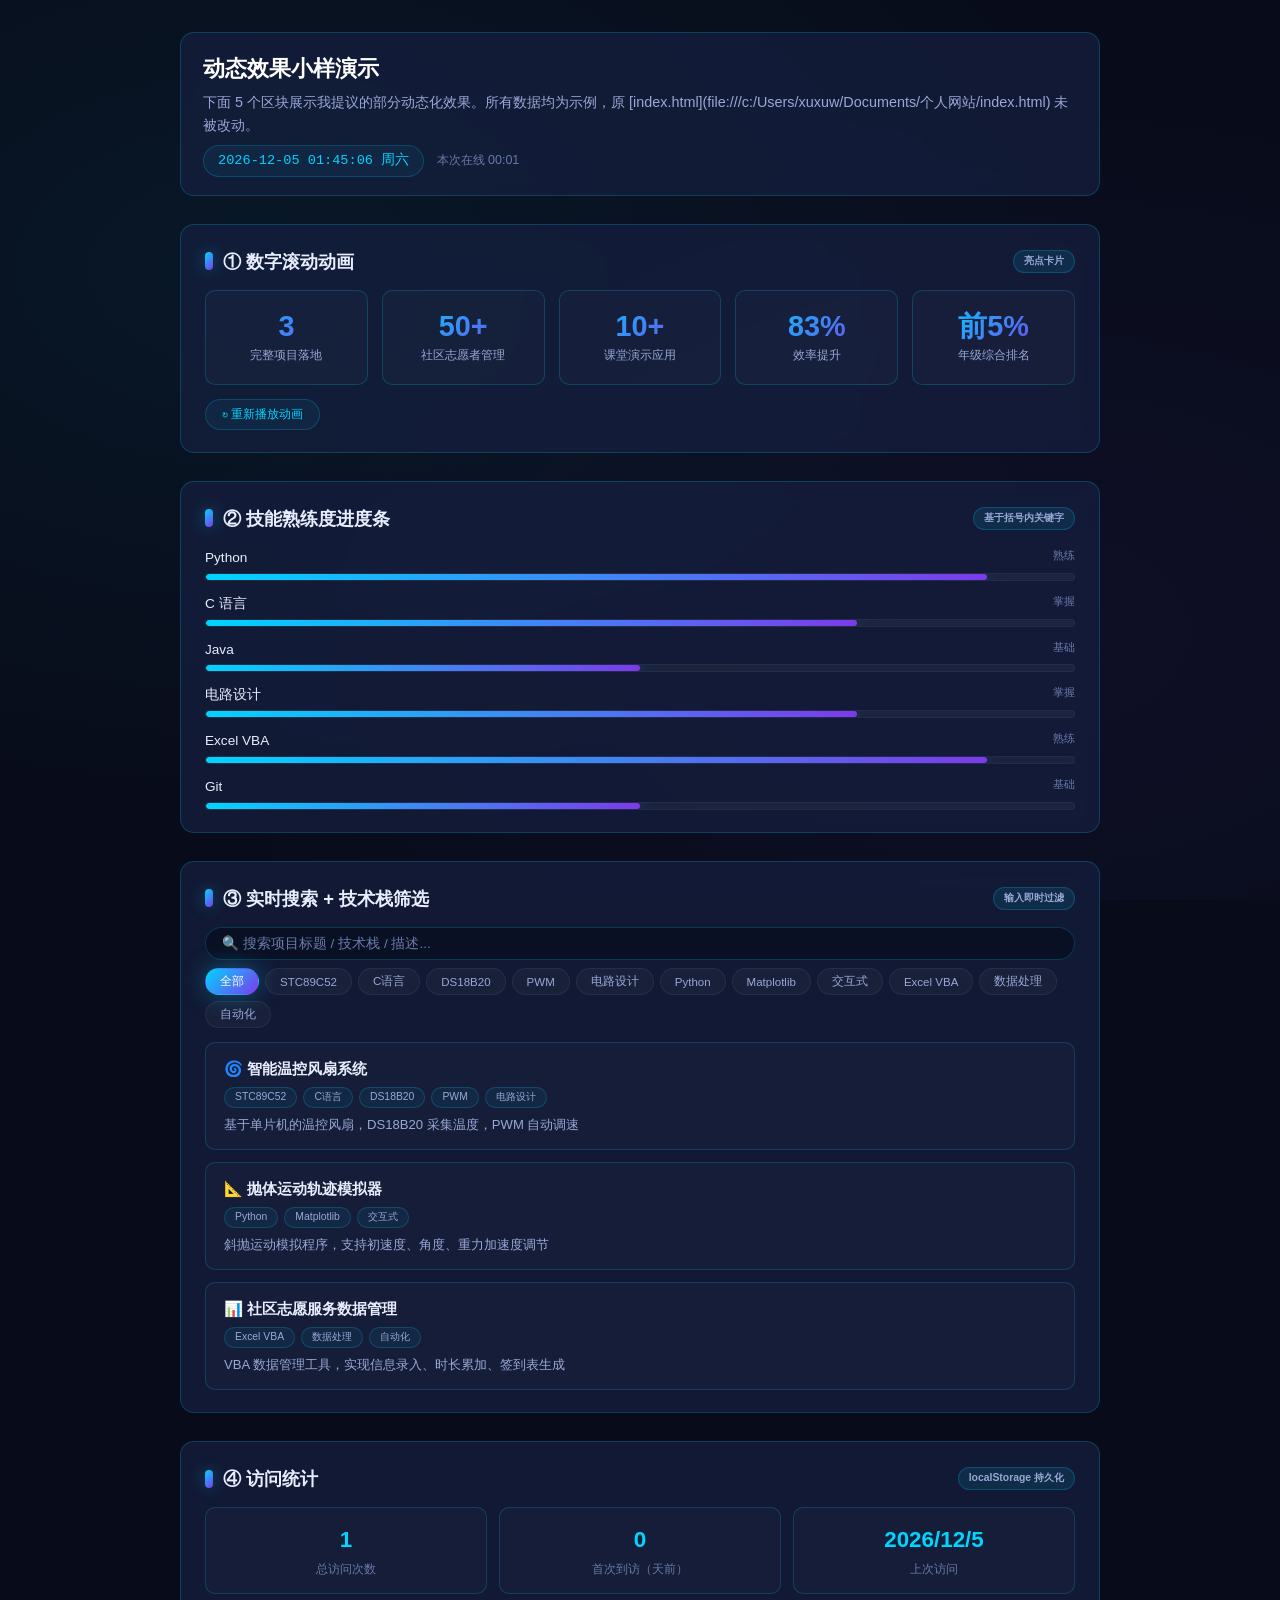
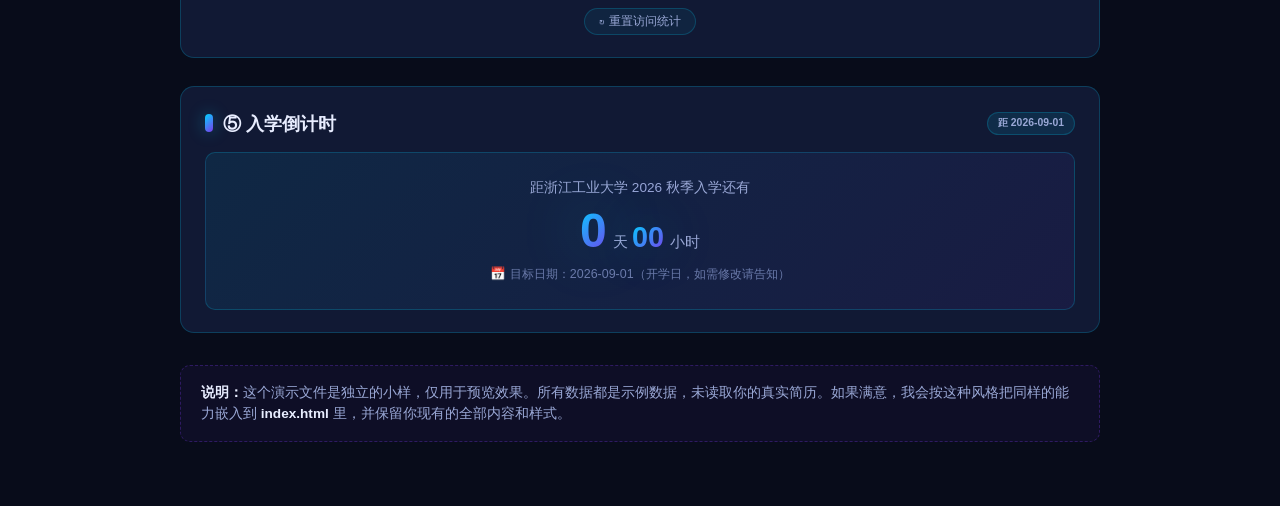
<file: 动态效果演示.html>
<!DOCTYPE html>
<html lang="zh-CN">
<head>
    <meta charset="UTF-8" />
    <meta name="viewport" content="width=device-width, initial-scale=1.0" />
    <title>动态效果小样演示 · 许旭威</title>
    <style>
        /* 复用原站科幻风变量 */
        :root {
            --primary: #00d4ff;
            --primary-glow: rgba(0, 212, 255, 0.35);
            --secondary: #7c3aed;
            --secondary-glow: rgba(124, 58, 237, 0.35);
            --accent: #ec4899;
            --bg-deep: #080c1a;
            --bg-card: rgba(22, 32, 64, 0.70);
            --text-primary: #e8edff;
            --text-secondary: #9aa8d6;
            --text-muted: #6a7aaa;
            --border-glow: rgba(0, 212, 255, 0.20);
            --radius-sm: 10px;
            --font-sans: -apple-system, BlinkMacSystemFont, "Segoe UI", Roboto, "PingFang SC", "Microsoft YaHei", sans-serif;
        }

        *, *::before, *::after { box-sizing: border-box; margin: 0; padding: 0; }

        body {
            font-family: var(--font-sans);
            background: var(--bg-deep);
            color: var(--text-primary);
            line-height: 1.6;
            min-height: 100vh;
            padding: 32px 24px 64px;
            background-image:
                radial-gradient(ellipse at 20% 30%, rgba(0, 212, 255, 0.06) 0%, transparent 60%),
                radial-gradient(ellipse at 80% 70%, rgba(124, 58, 237, 0.06) 0%, transparent 60%);
            background-attachment: fixed;
        }

        .container { max-width: 920px; margin: 0 auto; }

        .banner {
            background: var(--bg-card);
            border: 1px solid var(--border-glow);
            border-radius: 14px;
            padding: 18px 22px;
            margin-bottom: 28px;
            backdrop-filter: blur(8px);
        }
        .banner h1 {
            font-size: 1.4rem;
            background: linear-gradient(135deg, #fff 30%, var(--primary), var(--secondary));
            -webkit-background-clip: text;
            -webkit-text-fill-color: transparent;
            background-clip: text;
            margin-bottom: 4px;
        }
        .banner p { color: var(--text-secondary); font-size: 0.9rem; }
        .banner .clock {
            display: inline-block;
            margin-top: 8px;
            font-family: "SF Mono", "Fira Code", monospace;
            font-size: 0.85rem;
            color: var(--primary);
            background: rgba(0, 212, 255, 0.06);
            border: 1px solid var(--border-glow);
            padding: 4px 14px;
            border-radius: 40px;
        }
        .banner .session {
            margin-left: 8px;
            color: var(--text-muted);
            font-size: 0.78rem;
        }

        section {
            margin-top: 28px;
            background: var(--bg-card);
            border: 1px solid var(--border-glow);
            border-radius: 14px;
            padding: 22px 24px;
            backdrop-filter: blur(8px);
        }
        section h2 {
            font-size: 1.15rem;
            margin-bottom: 14px;
            display: flex;
            align-items: center;
            gap: 10px;
        }
        section h2::before {
            content: '';
            width: 8px;
            height: 18px;
            background: linear-gradient(135deg, var(--primary), var(--secondary));
            border-radius: 4px;
            box-shadow: 0 0 16px var(--primary-glow);
        }
        section h2 .tag-mini {
            font-size: 0.65rem;
            font-weight: 600;
            padding: 2px 10px;
            border-radius: 40px;
            background: rgba(0, 212, 255, 0.10);
            border: 1px solid var(--border-glow);
            color: var(--text-secondary);
            margin-left: auto;
        }

        /* 1. 数字滚动 - 亮点卡片 */
        .highlights-grid {
            display: grid;
            grid-template-columns: repeat(auto-fit, minmax(140px, 1fr));
            gap: 14px;
        }
        .highlight-card {
            background: rgba(255, 255, 255, 0.02);
            border: 1px solid var(--border-glow);
            border-radius: var(--radius-sm);
            padding: 18px 14px;
            text-align: center;
            transition: all 0.35s ease;
        }
        .highlight-card:hover {
            transform: translateY(-4px);
            border-color: var(--primary);
            box-shadow: 0 8px 40px var(--primary-glow);
        }
        .highlight-card .number {
            font-size: 1.8rem;
            font-weight: 800;
            background: linear-gradient(135deg, var(--primary), var(--secondary));
            -webkit-background-clip: text;
            -webkit-text-fill-color: transparent;
            background-clip: text;
            line-height: 1.2;
        }
        .highlight-card .label {
            font-size: 0.78rem;
            color: var(--text-secondary);
            margin-top: 2px;
        }
        .replay-btn {
            margin-top: 14px;
            background: rgba(0, 212, 255, 0.06);
            border: 1px solid var(--border-glow);
            color: var(--primary);
            padding: 6px 16px;
            border-radius: 40px;
            cursor: pointer;
            font-size: 0.78rem;
            transition: all 0.25s ease;
            font-family: var(--font-sans);
        }
        .replay-btn:hover {
            background: rgba(0, 212, 255, 0.14);
            box-shadow: 0 0 24px var(--primary-glow);
        }

        /* 2. 技能进度条 */
        .skill-list { display: flex; flex-direction: column; gap: 12px; }
        .skill-item .skill-row {
            display: flex;
            justify-content: space-between;
            font-size: 0.85rem;
            margin-bottom: 4px;
            color: var(--text-secondary);
        }
        .skill-item .skill-name { color: var(--text-primary); font-weight: 500; }
        .skill-item .skill-level {
            font-size: 0.7rem;
            color: var(--text-muted);
        }
        .skill-bar {
            height: 8px;
            background: rgba(255, 255, 255, 0.04);
            border-radius: 40px;
            overflow: hidden;
            border: 1px solid rgba(255, 255, 255, 0.04);
        }
        .skill-fill {
            height: 100%;
            background: linear-gradient(90deg, var(--primary), var(--secondary));
            border-radius: 40px;
            width: 0;
            transition: width 1.2s cubic-bezier(0.22, 1, 0.36, 1);
            box-shadow: 0 0 16px var(--primary-glow);
        }

        /* 3. 项目搜索 + 筛选 chips */
        .search-box {
            display: flex;
            gap: 8px;
            margin-bottom: 14px;
            flex-wrap: wrap;
        }
        .search-input {
            flex: 1;
            min-width: 200px;
            background: rgba(8, 12, 26, 0.6);
            border: 1px solid var(--border-glow);
            border-radius: 40px;
            padding: 8px 16px;
            color: var(--text-primary);
            font-size: 0.85rem;
            font-family: var(--font-sans);
            transition: all 0.25s ease;
        }
        .search-input:focus {
            outline: none;
            border-color: var(--primary);
            box-shadow: 0 0 24px var(--primary-glow);
        }
        .search-input::placeholder { color: var(--text-muted); }

        .chips { display: flex; gap: 6px; flex-wrap: wrap; }
        .chip {
            padding: 5px 14px;
            border-radius: 40px;
            font-size: 0.72rem;
            background: rgba(255, 255, 255, 0.03);
            border: 1px solid rgba(255, 255, 255, 0.06);
            color: var(--text-secondary);
            cursor: pointer;
            transition: all 0.25s ease;
            font-family: var(--font-sans);
        }
        .chip:hover { border-color: var(--primary); color: var(--text-primary); }
        .chip.active {
            background: linear-gradient(135deg, var(--primary), var(--secondary));
            color: #fff;
            border-color: transparent;
            box-shadow: 0 0 24px var(--primary-glow);
        }

        .project-list { display: flex; flex-direction: column; gap: 12px; }
        .project-card {
            background: rgba(255, 255, 255, 0.02);
            border: 1px solid var(--border-glow);
            border-radius: var(--radius-sm);
            padding: 14px 18px;
            transition: all 0.3s ease;
        }
        .project-card:hover {
            border-color: var(--primary);
            transform: translateX(4px);
        }
        .project-card .proj-title {
            font-weight: 700;
            color: var(--text-primary);
            font-size: 0.95rem;
            display: flex;
            align-items: center;
            gap: 6px;
        }
        .project-card .proj-stack {
            display: flex;
            gap: 6px;
            flex-wrap: wrap;
            margin: 6px 0;
        }
        .project-card .proj-stack span {
            font-size: 0.65rem;
            padding: 1px 10px;
            border-radius: 40px;
            background: rgba(0, 212, 255, 0.06);
            border: 1px solid var(--border-glow);
            color: var(--text-secondary);
        }
        .project-card .proj-desc {
            font-size: 0.82rem;
            color: var(--text-secondary);
        }
        .project-card.hidden { display: none; }

        .no-result {
            text-align: center;
            padding: 20px;
            color: var(--text-muted);
            font-size: 0.85rem;
            display: none;
        }

        /* 4. 访问统计 */
        .stats-grid {
            display: grid;
            grid-template-columns: repeat(auto-fit, minmax(140px, 1fr));
            gap: 12px;
        }
        .stat-item {
            background: rgba(255, 255, 255, 0.02);
            border: 1px solid var(--border-glow);
            border-radius: var(--radius-sm);
            padding: 14px 16px;
            text-align: center;
        }
        .stat-item .stat-value {
            font-size: 1.4rem;
            font-weight: 700;
            color: var(--primary);
        }
        .stat-item .stat-label {
            font-size: 0.72rem;
            color: var(--text-muted);
            margin-top: 2px;
        }
        .stat-actions {
            margin-top: 14px;
            display: flex;
            gap: 8px;
            justify-content: center;
            flex-wrap: wrap;
        }
        .stat-actions button {
            background: rgba(0, 212, 255, 0.06);
            border: 1px solid var(--border-glow);
            color: var(--text-secondary);
            padding: 5px 14px;
            border-radius: 40px;
            cursor: pointer;
            font-size: 0.72rem;
            font-family: var(--font-sans);
            transition: all 0.25s ease;
        }
        .stat-actions button:hover {
            color: var(--primary);
            border-color: var(--primary);
            box-shadow: 0 0 20px var(--primary-glow);
        }

        /* 5. 入学倒计时 */
        .countdown {
            text-align: center;
            padding: 24px 16px;
            background: linear-gradient(135deg, rgba(0, 212, 255, 0.08), rgba(124, 58, 237, 0.08));
            border: 1px solid var(--border-glow);
            border-radius: var(--radius-sm);
        }
        .countdown .cd-label {
            color: var(--text-secondary);
            font-size: 0.85rem;
            margin-bottom: 8px;
        }
        .countdown .cd-days {
            font-size: 3rem;
            font-weight: 800;
            background: linear-gradient(135deg, var(--primary), var(--secondary));
            -webkit-background-clip: text;
            -webkit-text-fill-color: transparent;
            background-clip: text;
            line-height: 1;
            text-shadow: 0 0 60px var(--primary-glow);
        }
        .countdown .cd-unit {
            font-size: 0.95rem;
            color: var(--text-secondary);
            margin-left: 6px;
        }
        .countdown .cd-target {
            margin-top: 10px;
            font-size: 0.78rem;
            color: var(--text-muted);
        }

        .note {
            margin-top: 32px;
            padding: 16px 20px;
            background: rgba(124, 58, 237, 0.06);
            border: 1px dashed rgba(124, 58, 237, 0.30);
            border-radius: var(--radius-sm);
            color: var(--text-secondary);
            font-size: 0.85rem;
        }
        .note strong { color: var(--text-primary); }
    </style>
</head>
<body>
    <div class="container">
        <div class="banner">
            <h1>动态效果小样演示</h1>
            <p>下面 5 个区块展示我提议的部分动态化效果。所有数据均为示例，原 [index.html](file:///c:/Users/xuxuw/Documents/个人网站/index.html) 未被改动。</p>
            <span class="clock" id="clock">--:--:--</span>
            <span class="session" id="session">本次在线 00:00</span>
        </div>

        <!-- 1. 数字滚动 -->
        <section>
            <h2>① 数字滚动动画 <span class="tag-mini">亮点卡片</span></h2>
            <div class="highlights-grid" id="highlightsGrid"></div>
            <button class="replay-btn" id="replayBtn">↻ 重新播放动画</button>
        </section>

        <!-- 2. 技能进度条 -->
        <section>
            <h2>② 技能熟练度进度条 <span class="tag-mini">基于括号内关键字</span></h2>
            <div class="skill-list" id="skillList"></div>
        </section>

        <!-- 3. 项目搜索 + 筛选 -->
        <section>
            <h2>③ 实时搜索 + 技术栈筛选 <span class="tag-mini">输入即时过滤</span></h2>
            <div class="search-box">
                <input class="search-input" id="searchInput" placeholder="🔍 搜索项目标题 / 技术栈 / 描述..." />
                <div class="chips" id="chips"></div>
            </div>
            <div class="project-list" id="projectList"></div>
            <div class="no-result" id="noResult">😕 没有匹配的项目</div>
        </section>

        <!-- 4. 访问统计 -->
        <section>
            <h2>④ 访问统计 <span class="tag-mini">localStorage 持久化</span></h2>
            <div class="stats-grid" id="statsGrid"></div>
            <div class="stat-actions">
                <button id="resetStats">↻ 重置访问统计</button>
            </div>
        </section>

        <!-- 5. 入学倒计时 -->
        <section>
            <h2>⑤ 入学倒计时 <span class="tag-mini">距 2026-09-01</span></h2>
            <div class="countdown" id="countdown"></div>
        </section>

        <div class="note">
            <strong>说明：</strong>这个演示文件是独立的小样，仅用于预览效果。所有数据都是示例数据，未读取你的真实简历。如果满意，我会按这种风格把同样的能力嵌入到 <strong>index.html</strong> 里，并保留你现有的全部内容和样式。
        </div>
    </div>

    <script>
        /* ===== 1. 实时时钟 + 在线时长 ===== */
        const startTime = Date.now();
        function pad(n) { return String(n).padStart(2, '0'); }
        function updateClock() {
            const now = new Date();
            const week = ['周日','周一','周二','周三','周四','周五','周六'][now.getDay()];
            document.getElementById('clock').textContent =
                `${now.getFullYear()}-${pad(now.getMonth()+1)}-${pad(now.getDate())} ${pad(now.getHours())}:${pad(now.getMinutes())}:${pad(now.getSeconds())} ${week}`;
            const diff = Math.floor((Date.now() - startTime) / 1000);
            document.getElementById('session').textContent =
                `本次在线 ${pad(Math.floor(diff/60))}:${pad(diff%60)}`;
        }
        updateClock();
        setInterval(updateClock, 1000);

        /* ===== 2. 数字滚动动画 ===== */
        const highlights = [
            { target: 3, suffix: '', label: '完整项目落地' },
            { target: 50, suffix: '+', label: '社区志愿者管理' },
            { target: 10, suffix: '+', label: '课堂演示应用' },
            { target: 83, suffix: '%', label: '效率提升' },
            { target: 5, suffix: '%', prefix: '前', label: '年级综合排名' }
        ];

        function renderHighlights() {
            const grid = document.getElementById('highlightsGrid');
            grid.innerHTML = highlights.map((h, i) =>
                `<div class="highlight-card">
                    <div class="number" data-idx="${i}">${h.prefix || ''}0${h.suffix || ''}</div>
                    <div class="label">${h.label}</div>
                </div>`
            ).join('');
        }

        function animateNumbers() {
            document.querySelectorAll('.highlight-card .number').forEach((el, i) => {
                const h = highlights[i];
                const duration = 1200;
                const start = performance.now();
                function tick(now) {
                    const t = Math.min((now - start) / duration, 1);
                    const eased = 1 - Math.pow(1 - t, 3); // easeOutCubic
                    const val = Math.round(h.target * eased);
                    el.textContent = `${h.prefix || ''}${val}${h.suffix || ''}`;
                    if (t < 1) requestAnimationFrame(tick);
                }
                requestAnimationFrame(tick);
            });
        }

        renderHighlights();
        setTimeout(animateNumbers, 300);

        document.getElementById('replayBtn').addEventListener('click', () => {
            document.querySelectorAll('.highlight-card .number').forEach((el, i) => {
                const h = highlights[i];
                el.textContent = `${h.prefix || ''}0${h.suffix || ''}`;
            });
            setTimeout(animateNumbers, 50);
        });

        /* ===== 3. 技能进度条 ===== */
        const skills = [
            { name: 'Python', level: '熟练' },
            { name: 'C 语言', level: '掌握' },
            { name: 'Java', level: '基础' },
            { name: '电路设计', level: '掌握' },
            { name: 'Excel VBA', level: '熟练' },
            { name: 'Git', level: '基础' }
        ];

        function levelToPercent(level) {
            if (level.includes('熟练')) return 90;
            if (level.includes('掌握')) return 75;
            if (level.includes('基础')) return 50;
            return 60;
        }

        const skillList = document.getElementById('skillList');
        skillList.innerHTML = skills.map(s => `
            <div class="skill-item">
                <div class="skill-row">
                    <span class="skill-name">${s.name}</span>
                    <span class="skill-level">${s.level}</span>
                </div>
                <div class="skill-bar">
                    <div class="skill-fill" data-percent="${levelToPercent(s.level)}"></div>
                </div>
            </div>
        `).join('');

        // 进入视口后才填充
        const skillObserver = new IntersectionObserver((entries) => {
            entries.forEach(e => {
                if (e.isIntersecting) {
                    document.querySelectorAll('.skill-fill').forEach((fill, i) => {
                        setTimeout(() => {
                            fill.style.width = fill.dataset.percent + '%';
                        }, i * 100);
                    });
                    skillObserver.disconnect();
                }
            });
        }, { threshold: 0.3 });
        skillObserver.observe(skillList);

        /* ===== 4. 项目搜索 + 筛选 ===== */
        const projects = [
            { title: '智能温控风扇系统', emoji: '🌀', stack: ['STC89C52','C语言','DS18B20','PWM','电路设计'],
              desc: '基于单片机的温控风扇，DS18B20 采集温度，PWM 自动调速' },
            { title: '抛体运动轨迹模拟器', emoji: '📐', stack: ['Python','Matplotlib','交互式'],
              desc: '斜抛运动模拟程序，支持初速度、角度、重力加速度调节' },
            { title: '社区志愿服务数据管理', emoji: '📊', stack: ['Excel VBA','数据处理','自动化'],
              desc: 'VBA 数据管理工具，实现信息录入、时长累加、签到表生成' }
        ];

        // 提取所有技术栈
        const allStacks = [...new Set(projects.flatMap(p => p.stack))];

        function renderChips() {
            const chips = document.getElementById('chips');
            chips.innerHTML = `<button class="chip active" data-stack="all">全部</button>` +
                allStacks.map(s => `<button class="chip" data-stack="${s}">${s}</button>`).join('');
        }

        let activeStack = 'all';
        let searchKey = '';

        function renderProjects() {
            const list = document.getElementById('projectList');
            const filtered = projects.filter(p => {
                const matchStack = activeStack === 'all' || p.stack.includes(activeStack);
                const key = searchKey.toLowerCase();
                const matchSearch = !key ||
                    p.title.toLowerCase().includes(key) ||
                    p.stack.some(s => s.toLowerCase().includes(key)) ||
                    p.desc.toLowerCase().includes(key);
                return matchStack && matchSearch;
            });
            list.innerHTML = filtered.map(p => `
                <div class="project-card">
                    <div class="proj-title">${p.emoji} ${p.title}</div>
                    <div class="proj-stack">${p.stack.map(s => `<span>${s}</span>`).join('')}</div>
                    <div class="proj-desc">${p.desc}</div>
                </div>
            `).join('');
            document.getElementById('noResult').style.display = filtered.length === 0 ? 'block' : 'none';
        }

        renderChips();
        renderProjects();

        document.getElementById('searchInput').addEventListener('input', (e) => {
            searchKey = e.target.value;
            renderProjects();
        });

        document.getElementById('chips').addEventListener('click', (e) => {
            if (e.target.classList.contains('chip')) {
                document.querySelectorAll('.chip').forEach(c => c.classList.remove('active'));
                e.target.classList.add('active');
                activeStack = e.target.dataset.stack;
                renderProjects();
            }
        });

        /* ===== 5. 访问统计 ===== */
        const STATS_KEY = 'demo_visit_stats';
        function loadStats() {
            try { return JSON.parse(localStorage.getItem(STATS_KEY) || '{}'); }
            catch { return {}; }
        }
        function saveStats(s) { localStorage.setItem(STATS_KEY, JSON.stringify(s)); }

        function bumpVisit() {
            const s = loadStats();
            s.count = (s.count || 0) + 1;
            s.firstVisit = s.firstVisit || Date.now();
            s.lastVisit = Date.now();
            saveStats(s);
            return s;
        }

        function daysAgo(ts) {
            if (!ts) return 0;
            return Math.floor((Date.now() - ts) / 86400000);
        }

        function renderStats() {
            const s = loadStats();
            const grid = document.getElementById('statsGrid');
            grid.innerHTML = `
                <div class="stat-item">
                    <div class="stat-value">${s.count || 0}</div>
                    <div class="stat-label">总访问次数</div>
                </div>
                <div class="stat-item">
                    <div class="stat-value">${daysAgo(s.firstVisit)}</div>
                    <div class="stat-label">首次到访（天前）</div>
                </div>
                <div class="stat-item">
                    <div class="stat-value">${s.lastVisit ? new Date(s.lastVisit).toLocaleDateString('zh-CN') : '—'}</div>
                    <div class="stat-label">上次访问</div>
                </div>
            `;
        }

        bumpVisit();
        renderStats();

        document.getElementById('resetStats').addEventListener('click', () => {
            if (confirm('确定重置访问统计吗？此操作不可撤销。')) {
                localStorage.removeItem(STATS_KEY);
                bumpVisit();
                renderStats();
            }
        });

        /* ===== 6. 入学倒计时 ===== */
        function renderCountdown() {
            const target = new Date('2026-09-01T00:00:00');
            const now = new Date();
            const diff = target - now;
            const days = Math.max(0, Math.floor(diff / 86400000));
            const hours = Math.max(0, Math.floor((diff % 86400000) / 3600000));
            const el = document.getElementById('countdown');
            el.innerHTML = `
                <div class="cd-label">距浙江工业大学 2026 秋季入学还有</div>
                <div>
                    <span class="cd-days">${days}</span><span class="cd-unit">天</span>
                    <span class="cd-days" style="font-size:1.8rem;">${pad(hours)}</span><span class="cd-unit">小时</span>
                </div>
                <div class="cd-target">📅 目标日期：2026-09-01（开学日，如需修改请告知）</div>
            `;
        }
        renderCountdown();
        setInterval(renderCountdown, 60000);
    </script>
</body>
</html>
</file>
